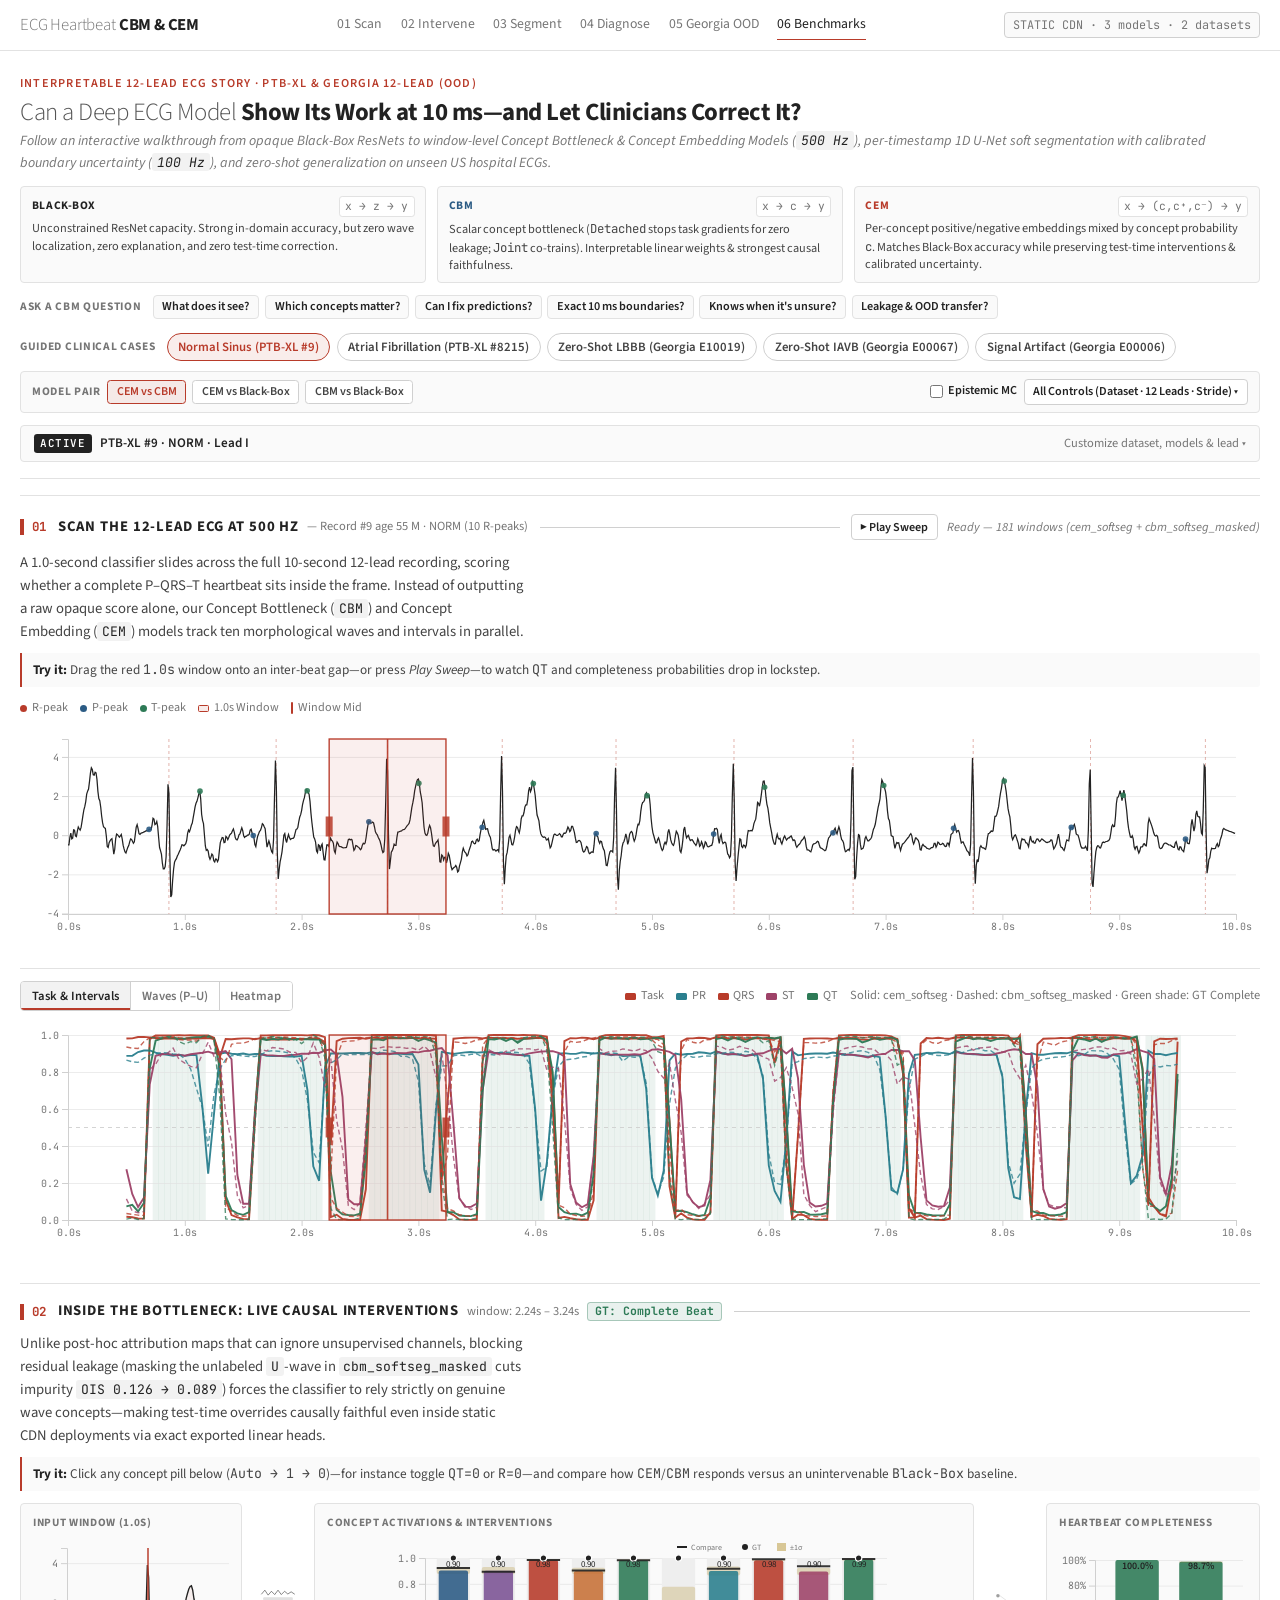
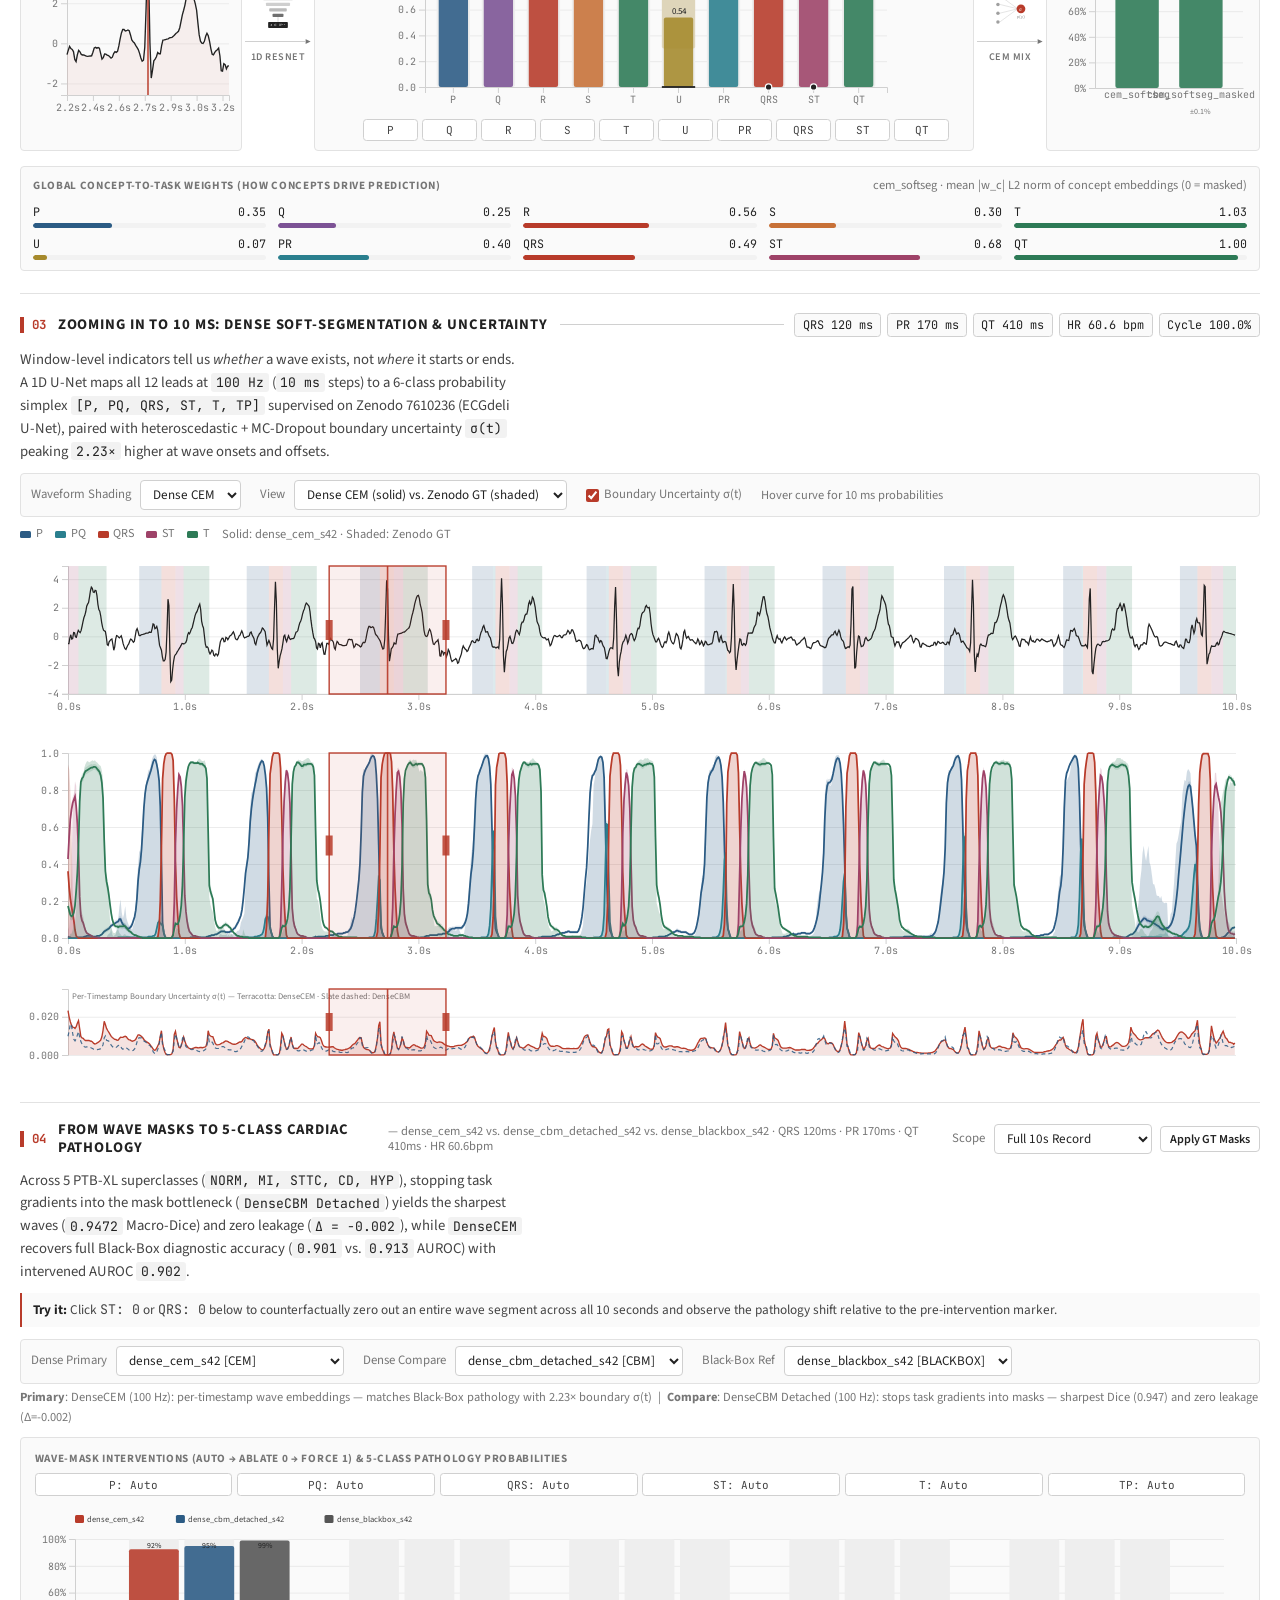
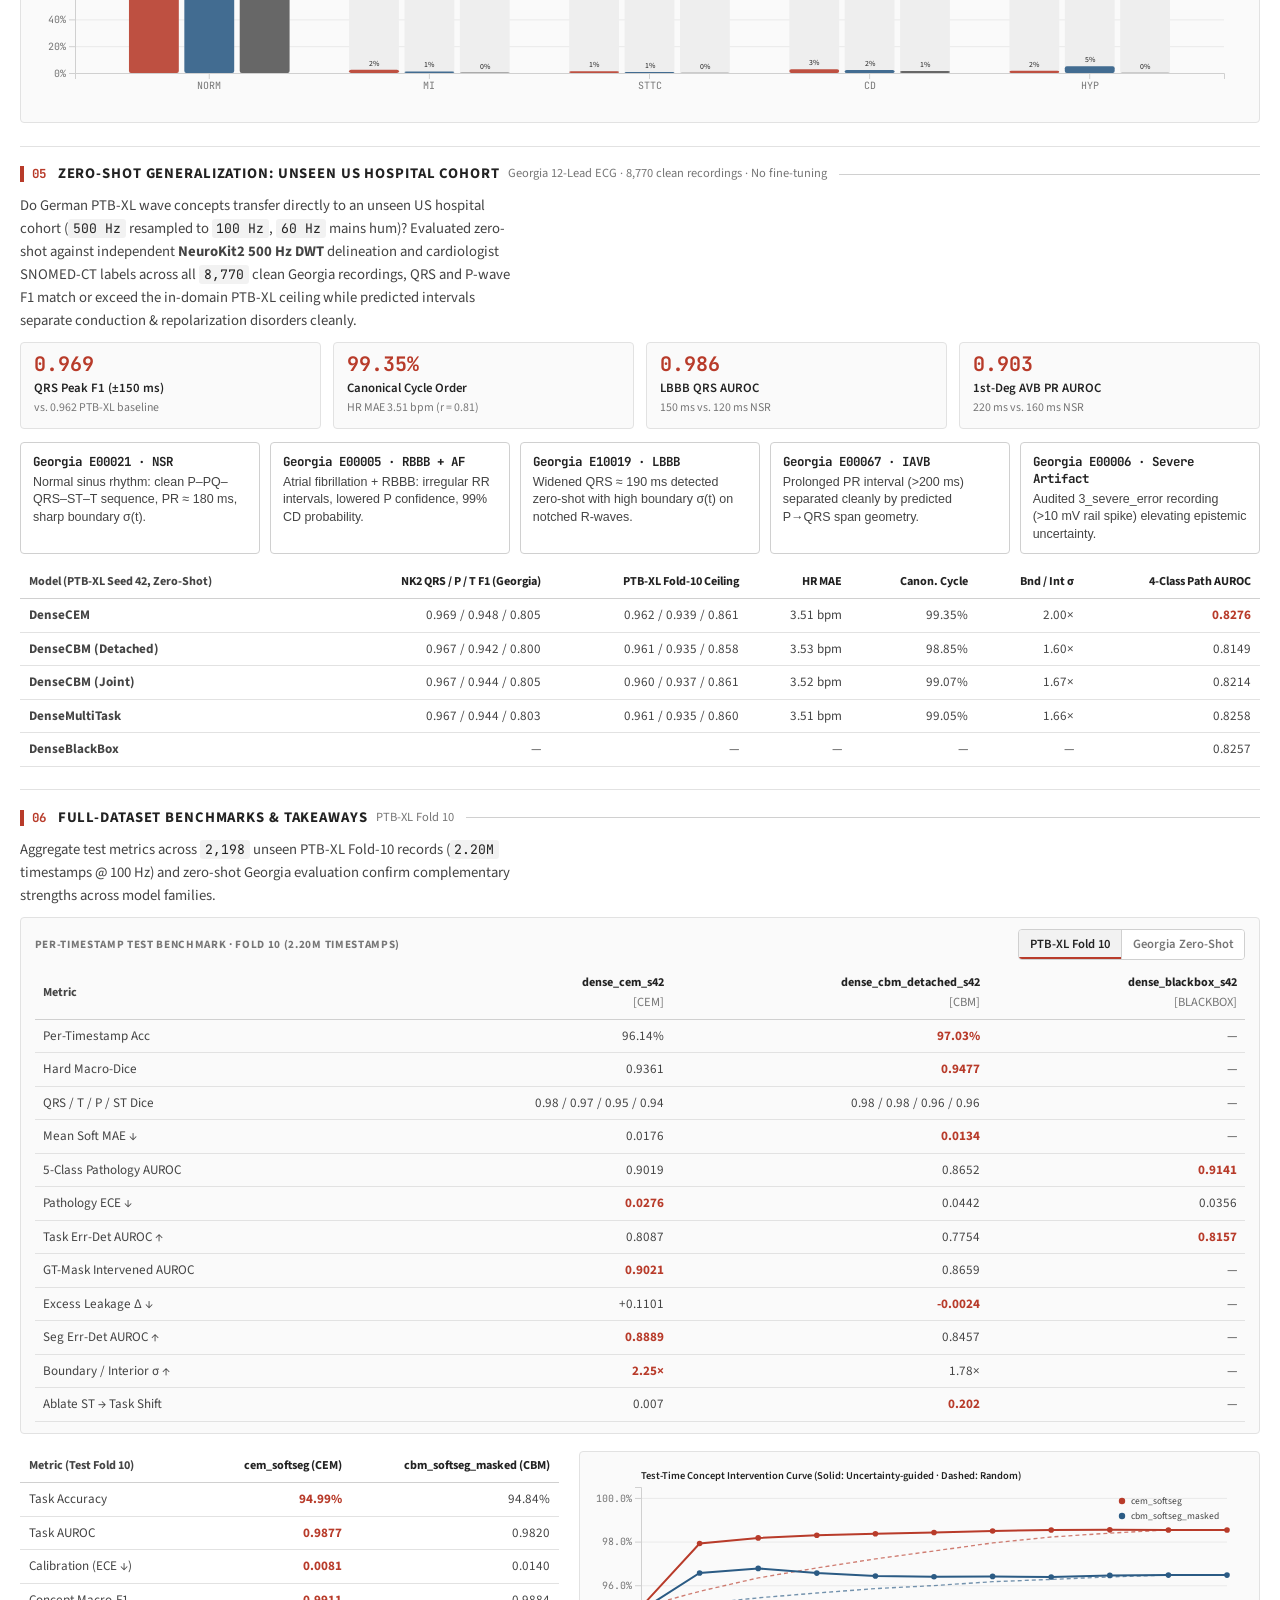
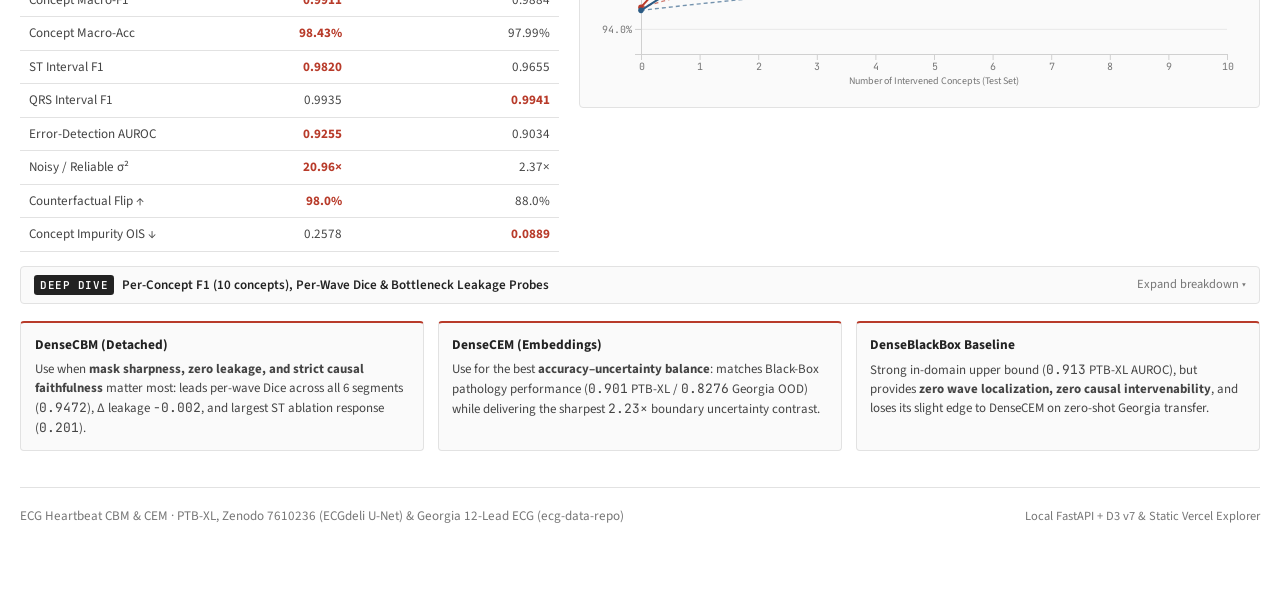
<file: explorer/vercel/index.html>
<!DOCTYPE html>
<html lang="en">

<head>
  <meta charset="UTF-8" />
  <meta name="viewport" content="width=device-width, initial-scale=1.0" />
  <meta name="theme-color" content="#ffffff" />
  <title>ECG Heartbeat · CBM &amp; CEM Story Explorer</title>
  <link rel="preconnect" href="https://fonts.googleapis.com" />
  <link rel="preconnect" href="https://fonts.gstatic.com" crossorigin />
  <link
    href="https://fonts.googleapis.com/css2?family=Source+Sans+3:ital,wght@0,300;0,400;0,600;0,700;1,400&family=JetBrains+Mono:wght@400;500&display=swap"
    rel="stylesheet" />
  <link rel="preload" href="./data/manifest.json" as="fetch" crossorigin="anonymous" />
  <link rel="preload" href="./data/records/ptbxl_9.json" as="fetch" crossorigin="anonymous" />
  <link rel="stylesheet" href="./static/style.css" />
  <script defer src="https://cdn.vercel-insights.com/v1/script.js"></script>
</head>

<body>
  <header class="site-topbar">
    <div class="page-wrap topbar-inner">
      <a class="brand-link" href="#top">
        <span class="brand-thin">ECG Heartbeat</span> <span class="brand-bold">CBM &amp; CEM</span>
      </a>
      <nav class="primary-nav" aria-label="Story acts">
        <a class="nav-link active" href="#signal-section" data-act="signal-section">01 Scan</a>
        <a class="nav-link" href="#pipeline-section" data-act="pipeline-section">02 Intervene</a>
        <a class="nav-link" href="#act-segment" data-act="act-segment">03 Segment</a>
        <a class="nav-link" href="#dense-seg-section" data-act="dense-seg-section">04 Diagnose</a>
        <a class="nav-link" href="#act-external" data-act="act-external">05 Georgia OOD</a>
        <a class="nav-link" href="#benchmark-section" data-act="benchmark-section">06 Benchmarks</a>
      </nav>
      <div id="device-badge" class="badge"><span class="spinner" aria-hidden="true"></span> Loading…</div>
    </div>
    <div id="global-loading-bar" class="global-loading-bar" aria-hidden="true"></div>
  </header>

  <main id="top" class="page-wrap">
    <!-- ── Act 0: Hero Thesis, Guided Clinical Case Presets & Drawer ─────── -->
    <section class="masthead">
      <div class="masthead-subtitle">Interpretable 12-Lead ECG Story · PTB-XL &amp; Georgia 12-Lead (OOD)</div>
      <h1 class="masthead-title">
        <span class="name-light">Can a Deep ECG Model</span> <span class="name-bold">Show Its Work at 10 ms—and Let
          Clinicians Correct It?</span>
      </h1>
      <p class="masthead-note">
        Follow an interactive walkthrough from opaque Black-Box ResNets to window-level Concept Bottleneck &amp; Concept
        Embedding Models (<code>500 Hz</code>), per-timestamp 1D U-Net soft segmentation with calibrated boundary
        uncertainty (<code>100 Hz</code>), and zero-shot generalization on unseen US hospital ECGs.
      </p>

      <div class="paradigm-grid" aria-label="Concept model paradigms overview">
        <div class="paradigm-card">
          <div class="paradigm-head"><span class="paradigm-tag">Black-Box</span><code class="paradigm-formula">x → z → y</code></div>
          <p>Unconstrained ResNet capacity. Strong in-domain accuracy, but zero wave localization, zero explanation, and zero test-time correction.</p>
        </div>
        <div class="paradigm-card">
          <div class="paradigm-head"><span class="paradigm-tag paradigm-tag--cbm">CBM</span><code class="paradigm-formula">x → c → y</code></div>
          <p>Scalar concept bottleneck (<code>Detached</code> stops task gradients for zero leakage; <code>Joint</code> co-trains). Interpretable linear weights &amp; strongest causal faithfulness.</p>
        </div>
        <div class="paradigm-card">
          <div class="paradigm-head"><span class="paradigm-tag paradigm-tag--cem">CEM</span><code class="paradigm-formula">x → (c,c⁺,c⁻) → y</code></div>
          <p>Per-concept positive/negative embeddings mixed by concept probability <code>c</code>. Matches Black-Box accuracy while preserving test-time interventions &amp; calibrated uncertainty.</p>
        </div>
      </div>

      <div class="question-block">
        <span class="preset-label">Ask a CBM Question</span>
        <div class="question-strip" role="group" aria-label="Jump to core CBM questions">
          <button class="question-chip" data-jump-act="#signal-section">What does it see?</button>
          <button class="question-chip" data-jump-act="#pipeline-section">Which concepts matter?</button>
          <button class="question-chip" data-jump-act="#pipeline-section">Can I fix predictions?</button>
          <button class="question-chip" data-jump-act="#act-segment">Exact 10 ms boundaries?</button>
          <button class="question-chip" data-jump-act="#act-segment" data-jump-preset="georgia_artifact" data-jump-epistemic="1">Knows when it's unsure?</button>
          <button class="question-chip" data-jump-act="#benchmark-section">Leakage &amp; OOD transfer?</button>
        </div>
      </div>

      <div class="preset-block">
        <span class="preset-label">Guided Clinical Cases</span>
        <div class="preset-strip" role="group" aria-label="Guided clinical case presets">
          <button class="preset-chip active" data-preset="ptbxl_norm">Normal Sinus (PTB-XL #9)</button>
          <button class="preset-chip" data-preset="ptbxl_afib">Atrial Fibrillation (PTB-XL #8215)</button>
          <button class="preset-chip" data-preset="georgia_lbbb">Zero-Shot LBBB (Georgia E10019)</button>
          <button class="preset-chip" data-preset="georgia_iavb">Zero-Shot IAVB (Georgia E00067)</button>
          <button class="preset-chip" data-preset="georgia_artifact">Signal Artifact (Georgia E00006)</button>
        </div>
      </div>

      <div class="quick-options-bar" aria-label="Quick comparison and uncertainty options">
        <div class="quick-opt-group">
          <span class="preset-label">Model Pair</span>
          <button class="quick-opt-btn active" data-model-pair="cem_cbm" title="Compare CEM vs masked CBM (both causally intervenable)">CEM vs CBM</button>
          <button class="quick-opt-btn" data-model-pair="cem_bb" title="Compare intervenable CEM vs opaque Black-Box ResNet">CEM vs Black-Box</button>
          <button class="quick-opt-btn" data-model-pair="cbm_bb" title="Compare strict scalar CBM vs opaque Black-Box ResNet">CBM vs Black-Box</button>
        </div>
        <div class="quick-opt-group">
          <label class="quick-chk-lbl" title="Toggle MC-Dropout epistemic vs aleatoric uncertainty decomposition across Acts 02–04">
            <input id="quick-epistemic-chk" type="checkbox" /> Epistemic MC
          </label>
          <button id="open-controls-btn" class="secondary-btn small-btn" title="Open dataset, condition filter, all 12 leads, and stride controls">All Controls (Dataset · 12 Leads · Stride) ▾</button>
        </div>
      </div>

      <details id="controls-drawer" class="controls-drawer">
        <summary class="controls-summary">
          <span class="controls-summary-left">
            <span class="controls-pill">Active</span>
            <span id="active-case-summary">Loading initial case…</span>
          </span>
          <span class="controls-summary-right">Customize dataset, models &amp; lead ▾</span>
        </summary>
        <div class="controls controls-inside">
          <div class="control-row">
            <label for="model-select">Primary</label>
            <select id="model-select">
              <option value="">— loading models… —</option>
            </select>

            <label for="compare-select" class="ml">Compare</label>
            <select id="compare-select">
              <option value="">None</option>
            </select>

            <label for="dataset-select" class="ml">Dataset</label>
            <select id="dataset-select">
              <option value="ptbxl" selected>PTB-XL (German)</option>
            </select>

            <label for="fold-select" class="ml" id="fold-label">Split</label>
            <select id="fold-select">
              <option value="10" selected>Test (Fold 10)</option>
              <option value="9">Val (Fold 9)</option>
              <option value="all">All Folds</option>
            </select>

            <label for="dx-select" class="ml">Condition</label>
            <select id="dx-select">
              <option value="ALL" selected>All</option>
              <option value="NORM">NORM</option>
              <option value="MI">MI</option>
              <option value="STTC">STTC</option>
              <option value="CD">CD</option>
              <option value="HYP">HYP</option>
              <option value="AFIB">AFIB</option>
              <option value="BBB">BBB (LBBB/RBBB)</option>
              <option value="PVC">PVC / PAC</option>
            </select>

            <input id="record-search" type="text" placeholder="ID / Dx…" title="Filter by ECG ID or condition"
              style="width:78px" />
            <select id="record-select">
              <option value="">— loading… —</option>
            </select>
            <button id="load-btn" class="primary-btn">Load</button>
          </div>

          <div class="control-row">
            <label for="lead-select">Lead</label>
            <select id="lead-select">
              <option value="0" selected>I</option>
              <option value="1">II</option>
              <option value="2">III</option>
              <option value="3">aVR</option>
              <option value="4">aVL</option>
              <option value="5">aVF</option>
              <option value="6">V1</option>
              <option value="7">V2</option>
              <option value="8">V3</option>
              <option value="9">V4</option>
              <option value="10">V5</option>
              <option value="11">V6</option>
            </select>

            <label for="stride-input" class="ml">Stride</label>
            <input id="stride-input" type="number" value="25" min="5" max="200" step="5" style="width:68px" />
            <button id="sweep-btn" class="secondary-btn">Sweep</button>

            <label class="ml" style="display:inline-flex;align-items:center;gap:0.35rem;cursor:pointer"
              title="Run MC-Dropout on current window &amp; dense models for Epistemic + Aleatoric decomposition">
              <input id="epistemic-chk" type="checkbox" /> Epistemic MC
            </label>
          </div>
          <div id="explorer-mode-note" class="extensibility-note"></div>
        </div>
      </details>
    </section>

    <!-- ── Act 1: Scan the 12-Lead ECG at 500 Hz ────────────────────────── -->
    <section class="card story-act" id="signal-section">
      <div class="section-header">
        <h2 class="cv-heading">
          <span class="act-num">01</span> Scan the 12-Lead ECG at 500 Hz
          <span id="record-meta" class="meta-label"></span>
        </h2>
        <div class="act1-actions">
          <button id="play-btn" class="secondary-btn small-btn" disabled>▶ Play Sweep</button>
          <span id="sweep-status" class="status-label"></span>
        </div>
      </div>
      <p class="story-lead">
        A 1.0-second classifier slides across the full 10-second 12-lead recording, scoring whether a complete P–QRS–T
        heartbeat sits inside the frame. Instead of outputting a raw opaque score alone, our Concept Bottleneck
        (<code>CBM</code>) and Concept Embedding (<code>CEM</code>) models track ten morphological waves and intervals
        in parallel.
      </p>
      <div class="story-prompt">
        <strong>Try it:</strong> Drag the red <code>1.0s</code> window onto an inter-beat gap—or press <em>Play
          Sweep</em>—to watch <code>QT</code> and completeness probabilities drop in lockstep.
      </div>

      <div class="legend-inline" style="margin-bottom:0.35rem">
        <span class="leg-item"><i class="dot" style="background:#b83b2a"></i>R-peak</span>
        <span class="leg-item"><i class="dot" style="background:#2b5b84"></i>P-peak</span>
        <span class="leg-item"><i class="dot" style="background:#2d7a56"></i>T-peak</span>
        <span class="leg-item"><i class="swatch"
            style="border:1.5px solid #b83b2a;background:rgba(184,59,42,0.1)"></i>1.0s Window</span>
        <span class="leg-item"><i class="swatch" style="width:2px;height:12px;background:#b83b2a"></i>Window Mid</span>
      </div>

      <div id="signal-hint" class="hint"><span class="spinner" aria-hidden="true"></span> Loading initial ECG recording…</div>
      <div id="signal-container"></div>

      <!-- Synchronized Window-Level Activation Timeline / Heatmap -->
      <div id="timeline-wrapper" style="display:none">
        <div class="timeline-toolbar">
          <div class="tab-group" id="timeline-tabs">
            <button class="tab-btn active" data-view="intervals">Task &amp; Intervals</button>
            <button class="tab-btn" data-view="waves">Waves (P–U)</button>
            <button class="tab-btn" data-view="heatmap">Heatmap</button>
          </div>
          <div id="timeline-legend" class="legend-inline"></div>
        </div>
        <div id="lineplot-container"></div>
        <div id="heatmap-container" style="display:none"></div>
      </div>
    </section>

    <!-- ── Act 2: Inside the Bottleneck — Live Causal Interventions ──────── -->
    <section class="card story-act" id="pipeline-section" style="display:none">
      <div class="section-header">
        <h2 class="cv-heading">
          <span class="act-num">02</span> Inside the Bottleneck: Live Causal Interventions
          <span class="window-info" id="window-pos-label"></span>
          <span class="gt-pill" id="gt-window-pill"></span>
        </h2>
        <div class="intervention-actions">
          <span id="pipeline-loading-indicator" class="loading-pill" style="display:none"><span class="spinner" aria-hidden="true"></span><span>Updating…</span></span>
          <button id="reset-int-btn" class="secondary-btn small-btn" style="display:none">Reset</button>
        </div>
      </div>
      <p class="story-lead">
        Unlike post-hoc attribution maps that can ignore unsupervised channels, blocking residual leakage (masking the
        unlabeled <code>U</code>-wave in <code>cbm_softseg_masked</code> cuts impurity <code>OIS 0.126 → 0.089</code>)
        forces the classifier to rely strictly on genuine wave concepts—making test-time overrides causally faithful
        even inside static CDN deployments via exact exported linear heads.
      </p>
      <div class="story-prompt">
        <strong>Try it:</strong> Click any concept pill below (<code>Auto → 1 → 0</code>)—for instance toggle
        <code>QT=0</code> or <code>R=0</code>—and compare how <code>CEM</code>/<code>CBM</code> responds versus an
        unintervenable <code>Black-Box</code> baseline.
      </div>

      <div class="pipeline">
        <div class="pipe-panel pipe-panel--input">
          <div class="pipe-panel-title">Input Window (1.0s)</div>
          <div id="window-plot"></div>
        </div>

        <div class="pipe-connector">
          <svg class="pipe-sym" viewBox="0 0 64 84" fill="none" xmlns="http://www.w3.org/2000/svg">
            <polyline points="2,11 8,4 14,13 20,6 26,12 32,4 38,12 44,6 50,11 56,7 62,11" stroke="#222222"
              stroke-width="1.4" opacity="0.7" stroke-linecap="round" />
            <rect x="5" y="17" width="54" height="6" rx="1.5" fill="#767676" opacity="0.22" />
            <rect x="10" y="27" width="44" height="6" rx="1.5" fill="#767676" opacity="0.35" />
            <rect x="16" y="37" width="32" height="6" rx="1.5" fill="#767676" opacity="0.5" />
            <rect x="22" y="47" width="20" height="6" rx="1.5" fill="#222222" opacity="0.65" />
            <line x1="32" y1="53" x2="32" y2="62" stroke="#d0d0d0" stroke-width="1.5" />
            <rect x="14" y="62" width="36" height="11" rx="1.5" fill="#222222" />
            <text x="32" y="70" text-anchor="middle" fill="#ffffff" font-size="5.5" font-family="monospace">z ∈
              ℝ⁵¹²</text>
          </svg>
          <div class="pipe-arrow-row">
            <div class="pipe-arrow-line"></div>
            <span class="pipe-arrow-tip">▶</span>
          </div>
          <div class="pipe-label">1D ResNet</div>
        </div>

        <div class="pipe-panel pipe-panel--concepts">
          <div class="pipe-panel-title" id="concepts-panel-title">Concept Activations &amp; Interventions</div>
          <div id="histogram-container"></div>
          <div id="intervention-controls" class="intervention-bar"></div>
        </div>

        <div class="pipe-connector">
          <svg class="pipe-sym" viewBox="0 0 64 84" fill="none" xmlns="http://www.w3.org/2000/svg">
            <circle cx="10" cy="14" r="3.2" fill="#767676" opacity="0.7" />
            <circle cx="10" cy="30" r="3.2" fill="#767676" opacity="0.7" />
            <circle cx="10" cy="46" r="3.2" fill="#767676" opacity="0.7" />
            <circle cx="10" cy="62" r="3.2" fill="#767676" opacity="0.7" />
            <line x1="13.5" y1="14" x2="46" y2="38" stroke="#d0d0d0" stroke-width="1" />
            <line x1="13.5" y1="30" x2="46" y2="38" stroke="#d0d0d0" stroke-width="1" />
            <line x1="13.5" y1="46" x2="46" y2="38" stroke="#d0d0d0" stroke-width="1" />
            <line x1="13.5" y1="62" x2="46" y2="38" stroke="#d0d0d0" stroke-width="1" />
            <circle cx="52" cy="38" r="8" fill="#b83b2a" />
            <text x="52" y="41.5" text-anchor="middle" fill="#ffffff" font-size="9">σ</text>
            <text x="52" y="55" text-anchor="middle" fill="#767676" font-size="6" font-family="monospace">p(y)</text>
          </svg>
          <div class="pipe-arrow-row">
            <div class="pipe-arrow-line"></div>
            <span class="pipe-arrow-tip">▶</span>
          </div>
          <div class="pipe-label" id="predictor-label">Bottleneck</div>
        </div>

        <div class="pipe-panel pipe-panel--task">
          <div class="pipe-panel-title">Heartbeat Completeness</div>
          <div id="task-pred-container"></div>
          <div id="task-unc-breakdown" class="unc-breakdown"></div>
        </div>
      </div>

      <div id="concept-weights-panel" class="weights-panel">
        <div class="weights-header">
          <span class="pipe-panel-title" style="margin-bottom:0">Global Concept-to-Task Weights (How Concepts Drive Prediction)</span>
          <span id="concept-weights-note" class="meta-label"></span>
        </div>
        <div id="concept-weights-bars" class="weights-bars"></div>
      </div>
    </section>

    <!-- ── Act 3: Zooming to 10 ms — Dense Soft-Segmentation & σ(t) ──────── -->
    <section class="card story-act" id="act-segment" style="display:none">
      <div class="section-header">
        <h2 class="cv-heading">
          <span class="act-num">03</span> Zooming In to 10 ms: Dense Soft-Segmentation &amp; Uncertainty
        </h2>
        <span id="dense-loading-indicator" class="loading-pill" style="display:none"><span class="spinner" aria-hidden="true"></span><span>Running dense U-Net…</span></span>
        <div id="dense-interval-badges" class="interval-badges"></div>
      </div>
      <p class="story-lead">
        Window-level indicators tell us <em>whether</em> a wave exists, not <em>where</em> it starts or ends. A 1D U-Net
        maps all 12 leads at <code>100 Hz</code> (<code>10 ms</code> steps) to a 6-class probability simplex
        <code>[P, PQ, QRS, ST, T, TP]</code> supervised on Zenodo 7610236 (ECGdeli U-Net), paired with heteroscedastic +
        MC-Dropout boundary uncertainty <code>σ(t)</code> peaking <code>2.23×</code> higher at wave onsets and offsets.
      </p>

      <div id="seg-controls-bar" class="seg-controls-bar">
        <label for="ecg-seg-overlay">Waveform Shading</label>
        <select id="ecg-seg-overlay" title="Shade ECG waveform with per-timestamp wave segmentation">
          <option value="none">Off</option>
          <option value="dense_cem" selected>Dense CEM</option>
          <option value="dense_cbm">Dense CBM</option>
          <option value="zenodo">Zenodo GT</option>
        </select>
        <label for="seg-compare-mode" class="ml">View</label>
        <select id="seg-compare-mode">
          <option value="cem_vs_gt" selected>Dense CEM (solid) vs. Zenodo GT (shaded)</option>
          <option value="cbm_vs_gt">Dense CBM (solid) vs. Zenodo GT (shaded)</option>
          <option value="cem_vs_cbm">Dense CEM (solid) vs. Dense CBM (dashed)</option>
          <option value="gt_only">Zenodo / ECGdeli GT Only</option>
        </select>
        <label class="ml" style="display:inline-flex;align-items:center;gap:0.3rem;cursor:pointer">
          <input id="seg-show-unc" type="checkbox" checked /> Boundary Uncertainty σ(t)
        </label>
        <span id="seg-hover-readout" class="meta-label ml">Hover curve for 10 ms probabilities</span>
      </div>
      <div id="dense-seg-legend" class="legend-inline" style="margin-bottom:0.35rem"></div>
      <div id="seg-signal-container"></div>
      <div id="dense-seg-canvas"></div>
      <div id="unc-strip-container"></div>
    </section>

    <!-- ── Act 4: From Wave Masks to 5-Class Cardiac Pathology ───────────── -->
    <section class="card story-act" id="dense-seg-section" style="display:none">
      <div class="section-header">
        <h2 class="cv-heading">
          <span class="act-num">04</span> From Wave Masks to 5-Class Cardiac Pathology
          <span class="meta-label" id="dense-seg-status"></span>
        </h2>
        <div class="intervention-actions">
          <label for="dense-int-scope">Scope</label>
          <select id="dense-int-scope">
            <option value="record" selected>Full 10s Record</option>
            <option value="window">Selected 1.0s Window</option>
          </select>
          <button id="dense-gt-int-btn" class="secondary-btn small-btn"
            title="Substitute Zenodo GT soft masks into Dense CBM &amp; Dense CEM">Apply GT Masks</button>
          <button id="dense-reset-int-btn" class="secondary-btn small-btn" style="display:none">Reset</button>
        </div>
      </div>
      <p class="story-lead">
        Across 5 PTB-XL superclasses (<code>NORM, MI, STTC, CD, HYP</code>), stopping task gradients into the mask
        bottleneck (<code>DenseCBM Detached</code>) yields the sharpest waves (<code>0.9472</code> Macro-Dice) and zero
        leakage (<code>Δ = −0.002</code>), while <code>DenseCEM</code> recovers full Black-Box diagnostic accuracy
        (<code>0.901</code> vs. <code>0.913</code> AUROC) with intervened AUROC <code>0.902</code>.
      </p>
      <div class="story-prompt">
        <strong>Try it:</strong> Click <code>ST: 0</code> or <code>QRS: 0</code> below to counterfactually zero out an
        entire wave segment across all 10 seconds and observe the pathology shift relative to the pre-intervention
        marker.
      </div>

      <div class="seg-controls-bar" style="margin-bottom:0.75rem">
        <label for="dense-primary-select">Dense Primary</label>
        <select id="dense-primary-select">
          <option value="">— loading… —</option>
        </select>

        <label for="dense-compare-select" class="ml">Dense Compare</label>
        <select id="dense-compare-select">
          <option value="">None</option>
        </select>

        <label for="dense-blackbox-select" class="ml">Black-Box Ref</label>
        <select id="dense-blackbox-select">
          <option value="">None</option>
        </select>
      </div>
      <div id="dense-model-note" class="meta-label" style="margin:-0.45rem 0 0.65rem"></div>

      <div class="dense-panel">
        <div class="pipe-panel-title">Wave-Mask Interventions (Auto → Ablate 0 → Force 1) &amp; 5-Class Pathology
          Probabilities</div>
        <div id="dense-wave-pills" class="dense-pill-bar"></div>
        <div id="dense-pathology-bars" class="dense-patho-container"></div>
      </div>
    </section>

    <!-- ── Act 5: Zero-Shot External Generalization (Georgia 12-Lead) ───── -->
    <section class="card story-act" id="act-external">
      <div class="section-header">
        <h2 class="cv-heading">
          <span class="act-num">05</span> Zero-Shot Generalization: Unseen US Hospital Cohort
          <span class="meta-label">Georgia 12-Lead ECG · 8,770 clean recordings · No fine-tuning</span>
        </h2>
      </div>
      <p class="story-lead">
        Do German PTB-XL wave concepts transfer directly to an unseen US hospital cohort (<code>500 Hz</code> resampled
        to <code>100 Hz</code>, <code>60 Hz</code> mains hum)? Evaluated zero-shot against independent <strong>NeuroKit2
          500 Hz DWT</strong> delineation and cardiologist SNOMED-CT labels across all <code>8,770</code> clean Georgia
        recordings, QRS and P-wave F1 match or exceed the in-domain PTB-XL ceiling while predicted intervals separate
        conduction &amp; repolarization disorders cleanly.
      </p>

      <div class="kpi-strip">
        <div class="kpi-card">
          <div class="kpi-val">0.969</div>
          <div class="kpi-lbl">QRS Peak F1 (±150 ms)</div>
          <div class="kpi-sub">vs. 0.962 PTB-XL baseline</div>
        </div>
        <div class="kpi-card">
          <div class="kpi-val">99.35%</div>
          <div class="kpi-lbl">Canonical Cycle Order</div>
          <div class="kpi-sub">HR MAE 3.51 bpm (r = 0.81)</div>
        </div>
        <div class="kpi-card">
          <div class="kpi-val">0.986</div>
          <div class="kpi-lbl">LBBB QRS AUROC</div>
          <div class="kpi-sub">150 ms vs. 120 ms NSR</div>
        </div>
        <div class="kpi-card">
          <div class="kpi-val">0.903</div>
          <div class="kpi-lbl">1st-Deg AVB PR AUROC</div>
          <div class="kpi-sub">220 ms vs. 160 ms NSR</div>
        </div>
      </div>

      <div class="case-grid" role="group" aria-label="Georgia zero-shot clinical showcase records">
        <button class="case-card" data-preset="georgia_nsr" data-scroll-target="#act-segment">
          <span class="case-id">Georgia E00021 · NSR</span>
          <span class="case-desc">Normal sinus rhythm: clean P–PQ–QRS–ST–T sequence, PR ≈ 180 ms, sharp boundary
            σ(t).</span>
        </button>
        <button class="case-card" data-preset="georgia_af" data-scroll-target="#act-segment">
          <span class="case-id">Georgia E00005 · RBBB + AF</span>
          <span class="case-desc">Atrial fibrillation + RBBB: irregular RR intervals, lowered P confidence, 99% CD
            probability.</span>
        </button>
        <button class="case-card" data-preset="georgia_lbbb" data-scroll-target="#act-segment">
          <span class="case-id">Georgia E10019 · LBBB</span>
          <span class="case-desc">Widened QRS ≈ 190 ms detected zero-shot with high boundary σ(t) on notched
            R-waves.</span>
        </button>
        <button class="case-card" data-preset="georgia_iavb" data-scroll-target="#act-segment">
          <span class="case-id">Georgia E00067 · IAVB</span>
          <span class="case-desc">Prolonged PR interval (&gt;200 ms) separated cleanly by predicted P→QRS span
            geometry.</span>
        </button>
        <button class="case-card" data-preset="georgia_artifact" data-scroll-target="#act-segment">
          <span class="case-id">Georgia E00006 · Severe Artifact</span>
          <span class="case-desc">Audited 3_severe_error recording (&gt;10 mV rail spike) elevating epistemic
            uncertainty.</span>
        </button>
      </div>

      <div id="external-comparison-table" style="margin-top:0.85rem"></div>
    </section>

    <!-- ── Act 6: Full-Dataset Benchmarks & Takeaways ────────────────────── -->
    <section class="card story-act" id="benchmark-section">
      <div class="section-header">
        <h2 class="cv-heading">
          <span class="act-num">06</span> Full-Dataset Benchmarks &amp; Takeaways
          <span class="meta-label" id="benchmark-subtitle">PTB-XL Fold 10</span>
        </h2>
      </div>
      <p class="story-lead">
        Aggregate test metrics across <code>2,198</code> unseen PTB-XL Fold-10 records (<code>2.20M</code> timestamps @
        100 Hz) and zero-shot Georgia evaluation confirm complementary strengths across model families.
      </p>

      <div class="dense-panel" style="margin-bottom:1.1rem">
        <div class="section-header" style="margin-bottom:0.5rem">
          <div class="pipe-panel-title" id="dense-benchmark-title" style="margin-bottom:0">Per-Timestamp Test Benchmark
            · Fold 10 (2.20M Timestamps)</div>
          <div class="tab-group" id="dense-bench-toggle">
            <button class="tab-btn active" data-bench-ds="ptbxl">PTB-XL Fold 10</button>
            <button class="tab-btn" data-bench-ds="georgia">Georgia Zero-Shot</button>
          </div>
        </div>
        <div id="dense-metrics-table"></div>
      </div>

      <div class="benchmark-grid">
        <div id="metrics-summary-container" class="metrics-col"></div>
        <div id="intervention-curve-container" class="curve-col"></div>
      </div>

      <details id="concept-breakdown-details" class="controls-drawer" style="margin-top:0.9rem">
        <summary class="controls-summary">
          <span class="controls-summary-left">
            <span class="controls-pill">Deep Dive</span>
            <span>Per-Concept F1 (10 concepts), Per-Wave Dice &amp; Bottleneck Leakage Probes</span>
          </span>
          <span class="controls-summary-right">Expand breakdown ▾</span>
        </summary>
        <div class="breakdown-grid">
          <div id="per-concept-table"></div>
          <div id="dense-leakage-table"></div>
        </div>
      </details>

      <div class="takeaway-grid">
        <div class="takeaway-card">
          <div class="takeaway-title">DenseCBM (Detached)</div>
          <p>Use when <strong>mask sharpness, zero leakage, and strict causal faithfulness</strong> matter most: leads
            per-wave Dice across all 6 segments (<code>0.9472</code>), Δ leakage <code>−0.002</code>, and largest ST
            ablation response (<code>0.201</code>).</p>
        </div>
        <div class="takeaway-card">
          <div class="takeaway-title">DenseCEM (Embeddings)</div>
          <p>Use for the best <strong>accuracy–uncertainty balance</strong>: matches Black-Box pathology performance
            (<code>0.901</code> PTB-XL / <code>0.8276</code> Georgia OOD) while delivering the sharpest
            <code>2.23×</code> boundary uncertainty contrast.
          </p>
        </div>
        <div class="takeaway-card">
          <div class="takeaway-title">DenseBlackBox Baseline</div>
          <p>Strong in-domain upper bound (<code>0.913</code> PTB-XL AUROC), but provides <strong>zero wave
              localization, zero causal intervenability</strong>, and loses its slight edge to DenseCEM on zero-shot
            Georgia transfer.</p>
        </div>
      </div>
    </section>

    <footer class="minimal-footer">
      <div class="minimal-footer-row">
        <span>ECG Heartbeat CBM &amp; CEM · PTB-XL, Zenodo 7610236 (ECGdeli U-Net) &amp; Georgia 12-Lead ECG
          (ecg-data-repo)</span>
        <span class="meta-label">Local FastAPI + D3 v7 &amp; Static Vercel Explorer</span>
      </div>
    </footer>
  </main>

  <script src="./static/vendor/d3.v7.min.js"></script>
  <script>window.EXPLORER_STATIC_MODE = true;</script>
  <script src="./static/main.js"></script>
</body>

</html>
</file>
<file: explorer/vercel/static/style.css>
/* ── Minimal Editorial Theme (inspired by merowech.github.io) ─────────────── */
*, *::before, *::after { box-sizing: border-box; margin: 0; padding: 0; }

:root {
  --bg: #ffffff;
  --bg-subtle: #fafafa;
  --bg-active: #f2f2f2;
  --ink: #222222;
  --text: #444444;
  --muted: #767676;
  --accent: #b83b2a;
  --accent-muted: #c45a4b;
  --ok: #2d7a56;
  --warn: #a67c00;
  --rule: #e2e2e2;
  --rule-strong: #d0d0d0;
  --font-sans: "Source Sans 3", system-ui, -apple-system, BlinkMacSystemFont, "Segoe UI", sans-serif;
  --font-mono: "JetBrains Mono", ui-monospace, SFMono-Regular, Menlo, Monaco, Consolas, monospace;
}

html { scroll-behavior: smooth; scroll-padding-top: 4rem; }

body {
  -webkit-font-smoothing: antialiased;
  -moz-osx-font-smoothing: grayscale;
  font-family: var(--font-sans);
  background-color: var(--bg);
  color: var(--text);
  line-height: 1.55;
  min-height: 100vh;
}

h1, h2, h3, h4 { color: var(--ink); line-height: 1.25; margin: 0; }
code, pre { font-family: var(--font-mono); }

a {
  color: var(--ink);
  text-decoration: underline;
  text-decoration-color: var(--rule-strong);
  text-underline-offset: 0.2em;
  transition: color 0.15s ease, text-decoration-color 0.15s ease;
}
a:hover { color: var(--accent); text-decoration-color: var(--accent); }
:focus-visible { outline: 2px solid var(--accent); outline-offset: 2px; }

/* ── Sticky Translucent Topbar ────────────────────────────────────────────── */
.site-topbar {
  position: sticky;
  top: 0;
  z-index: 40;
  background-color: rgba(255, 255, 255, 0.94);
  -webkit-backdrop-filter: blur(8px);
  backdrop-filter: blur(8px);
  border-bottom: 1px solid var(--rule);
}

.page-wrap {
  width: min(100% - 2.5rem, 78rem);
  margin-inline: auto;
}

.topbar-inner {
  display: flex;
  align-items: center;
  justify-content: space-between;
  gap: 1rem;
  min-height: 3.15rem;
}

.brand-link {
  font-size: 1.05rem;
  letter-spacing: -0.01em;
  text-decoration: none;
  color: var(--ink);
  white-space: nowrap;
}
.brand-link:hover { color: var(--ink); }
.brand-thin { color: var(--muted); font-weight: 300; }
.brand-bold { color: var(--ink); font-weight: 700; }

.primary-nav {
  display: flex;
  align-items: center;
  gap: 1.15rem;
}
.primary-nav a.nav-link {
  color: var(--muted);
  font-size: 0.86rem;
  font-weight: 400;
  text-decoration: none;
  padding-block: 0.2rem;
  border-bottom: 1.5px solid transparent;
  transition: color 0.15s ease, border-color 0.15s ease;
}
.primary-nav a.nav-link:hover,
.primary-nav a.nav-link.active {
  color: var(--ink);
  border-bottom-color: var(--accent);
}

.badge {
  display: inline-flex;
  align-items: center;
  gap: 0.35rem;
  font-size: 0.74rem;
  font-family: var(--font-mono);
  color: var(--muted);
  border: 1px solid var(--rule-strong);
  border-radius: 0.25rem;
  padding: 0.16rem 0.5rem;
  background: var(--bg-subtle);
  white-space: nowrap;
}

/* ── Compact Masthead ─────────────────────────────────────────────────────── */
.masthead {
  padding-block: 1.45rem 0.95rem;
  border-bottom: 1px solid var(--rule);
  margin-bottom: 1rem;
}
.masthead-title {
  font-size: 1.55rem;
  letter-spacing: -0.02em;
  margin-bottom: 0.2rem;
}
.name-light { color: #555555; font-weight: 300; }
.name-bold  { color: var(--ink); font-weight: 700; }
.masthead-subtitle {
  color: var(--accent);
  font-size: 0.76rem;
  font-weight: 600;
  letter-spacing: 0.1em;
  text-transform: uppercase;
  margin-bottom: 0.2rem;
}
.masthead-note {
  color: var(--muted);
  font-size: 0.88rem;
  font-style: italic;
}

/* ── Main & Editorial Sections ────────────────────────────────────────────── */
main { padding-bottom: 2.5rem; }

.card {
  padding-block: 0.95rem 0.75rem;
  margin-bottom: 0.65rem;
}

.section-header {
  display: flex;
  align-items: center;
  justify-content: space-between;
  flex-wrap: wrap;
  gap: 0.65rem;
  margin-bottom: 0.75rem;
}

.cv-heading {
  display: flex;
  align-items: center;
  flex: 1 1 18rem;
  gap: 0.5rem;
  font-size: 0.92rem;
  font-weight: 700;
  letter-spacing: 0.06em;
  text-transform: uppercase;
  color: var(--ink);
}
.cv-heading::before {
  content: "";
  width: 0.22rem;
  height: 1rem;
  background-color: var(--accent);
  flex-shrink: 0;
}
.cv-heading::after {
  content: "";
  flex: 1 1;
  height: 1px;
  background-color: var(--rule-strong);
  margin-left: 0.25rem;
}

/* ── Controls Bar ─────────────────────────────────────────────────────────── */
.controls {
  padding: 0.7rem 0.9rem;
  background-color: var(--bg-subtle);
  border: 1px solid var(--rule);
  border-radius: 0.25rem;
  margin-bottom: 1rem;
}

.control-row {
  display: flex;
  align-items: center;
  gap: 0.5rem;
  flex-wrap: wrap;
  margin-bottom: 0.5rem;
}
.control-row:last-child { margin-bottom: 0; }
.ml { margin-left: 0.65rem; }

label {
  font-size: 0.8rem;
  color: var(--muted);
  white-space: nowrap;
}

select, input[type="number"], input[type="text"] {
  background-color: var(--bg);
  border: 1px solid var(--rule-strong);
  border-radius: 0.25rem;
  color: var(--ink);
  font-family: var(--font-sans);
  font-size: 0.82rem;
  padding: 0.24rem 0.5rem;
  min-height: 1.85rem;
  cursor: pointer;
  outline: none;
  transition: border-color 0.15s ease;
}
select:hover, input:hover { border-color: var(--muted); }
select:focus, input:focus { border-color: var(--ink); }
select#record-select { min-width: 185px; }

input[type="checkbox"] { accent-color: var(--accent); cursor: pointer; }

.primary-btn, .secondary-btn {
  padding: 0.26rem 0.75rem;
  min-height: 1.85rem;
  border-radius: 0.25rem;
  font-family: var(--font-sans);
  font-size: 0.82rem;
  font-weight: 600;
  cursor: pointer;
  transition: background-color 0.15s ease, border-color 0.15s ease, color 0.15s ease;
}
.primary-btn {
  background-color: var(--ink);
  color: #ffffff;
  border: 1px solid var(--ink);
}
.primary-btn:hover {
  background-color: var(--accent);
  border-color: var(--accent);
}
.secondary-btn {
  background-color: var(--bg);
  color: var(--ink);
  border: 1px solid var(--rule-strong);
}
.secondary-btn:hover {
  border-color: var(--ink);
  background-color: var(--bg-active);
}
.secondary-btn:disabled { opacity: 0.45; cursor: not-allowed; }
.small-btn { padding: 0.16rem 0.55rem; min-height: 1.65rem; font-size: 0.76rem; }

.status-label { font-size: 0.78rem; color: var(--muted); font-style: italic; }
.status-label.running {
  display: inline-flex;
  align-items: center;
  gap: 0.35rem;
  color: var(--accent);
}
.status-label.running::before {
  content: "";
  width: 11px;
  height: 11px;
  border: 1.6px solid var(--rule-strong);
  border-top-color: var(--accent);
  border-radius: 50%;
  animation: ecg-spin 0.65s linear infinite;
  flex-shrink: 0;
}
.status-label.done    { color: var(--muted); }
.hint {
  display: inline-flex;
  align-items: center;
  gap: 0.4rem;
  font-size: 0.84rem;
  color: var(--muted);
  font-style: italic;
}

/* ── Legends & Segmented Tabs (merowech.github.io .view-segmented) ────────── */
.legend-inline {
  display: flex;
  align-items: center;
  flex-wrap: wrap;
  gap: 0.75rem;
  font-size: 0.76rem;
  color: var(--muted);
}
.leg-item { display: inline-flex; align-items: center; gap: 0.3rem; }
.dot { width: 7px; height: 7px; border-radius: 50%; display: inline-block; }
.swatch { width: 11px; height: 7px; border-radius: 1.5px; display: inline-block; }

.timeline-toolbar {
  display: flex;
  align-items: center;
  justify-content: space-between;
  flex-wrap: wrap;
  gap: 0.65rem;
  margin: 0.85rem 0 0.5rem;
  padding-top: 0.75rem;
  border-top: 1px solid var(--rule);
}

.tab-group {
  display: inline-flex;
  align-items: center;
  flex-wrap: wrap;
  border: 1px solid var(--rule-strong);
  border-radius: 0.25rem;
  overflow: hidden;
}
.tab-btn {
  background-color: var(--bg);
  color: var(--muted);
  border: none;
  padding: 0.22rem 0.68rem;
  min-height: 1.78rem;
  font-family: var(--font-sans);
  font-size: 0.79rem;
  font-weight: 600;
  cursor: pointer;
  transition: background-color 0.15s ease, color 0.15s ease;
}
.tab-btn + .tab-btn { border-left: 1px solid var(--rule-strong); }
.tab-btn:hover { color: var(--ink); }
.tab-btn.active {
  background-color: var(--bg-active);
  color: var(--ink);
  box-shadow: inset 0 -2px 0 var(--accent);
}

/* ── Signal & Lineplot Charts ─────────────────────────────────────────────── */
#signal-container, #lineplot-container, #heatmap-container, #unc-strip-container {
  overflow: hidden;
}
.ecg-line { fill: none; stroke: var(--ink); stroke-width: 1.25; }
.window-rect {
  fill: rgba(184, 59, 42, 0.08);
  stroke: var(--accent);
  stroke-width: 1.35;
  cursor: ew-resize;
}
.window-handle { fill: var(--accent); opacity: 0.85; cursor: ew-resize; }
.axis path, .axis line { stroke: var(--rule-strong); }
.axis text { fill: var(--muted); font-size: 10px; font-family: var(--font-mono); }
.grid line { stroke: var(--rule); stroke-width: 0.65; }
.grid path { stroke-width: 0; }
.sync-cursor { stroke: var(--accent); stroke-width: 1.6; opacity: 0.92; pointer-events: none; }
#seg-signal-container { margin-bottom: 0.25rem; }

/* ── Pipeline Layout ──────────────────────────────────────────────────────── */
.pipeline {
  display: flex;
  flex-direction: row;
  align-items: stretch;
  gap: 0;
  overflow-x: auto;
  padding-bottom: 0.2rem;
}
.pipe-panel {
  background-color: var(--bg-subtle);
  border: 1px solid var(--rule);
  border-radius: 0.25rem;
  padding: 0.65rem 0.75rem 0.55rem;
  display: flex;
  flex-direction: column;
  flex-shrink: 0;
}
.pipe-panel--input    { width: 222px; }
.pipe-panel--concepts { flex: 1; min-width: 470px; }
.pipe-panel--task     { width: 214px; }

.pipe-panel-title {
  font-size: 0.7rem;
  font-weight: 700;
  color: var(--muted);
  text-transform: uppercase;
  letter-spacing: 0.06em;
  margin-bottom: 0.4rem;
}

.pipe-connector {
  display: flex;
  flex-direction: column;
  align-items: center;
  justify-content: center;
  flex-shrink: 0;
  width: 72px;
  padding: 0 0.2rem;
  gap: 0.2rem;
}
.pipe-sym { width: 46px; height: 46px; }
.pipe-arrow-row { display: flex; align-items: center; width: 100%; }
.pipe-arrow-line { flex: 1; height: 1px; background-color: var(--rule-strong); }
.pipe-arrow-tip { color: var(--muted); font-size: 10px; line-height: 1; }
.pipe-label {
  font-size: 0.64rem;
  font-weight: 600;
  color: var(--muted);
  text-transform: uppercase;
  letter-spacing: 0.05em;
  text-align: center;
}

#histogram-container { display: flex; justify-content: center; }
.hist-bar-bg { fill: #eeeeee; rx: 2; }
.hist-bar-fill { rx: 2; }

/* ── Live Intervention Pills ──────────────────────────────────────────────── */
.intervention-actions { display: flex; align-items: center; gap: 0.55rem; flex-wrap: wrap; }
.intervention-bar {
  display: grid;
  grid-template-columns: repeat(10, 1fr);
  gap: 0.28rem;
  margin-top: 0.35rem;
  padding: 0 12px 0 36px;
}
.int-pill {
  font-size: 0.69rem;
  font-family: var(--font-mono);
  padding: 0.2rem 0.12rem;
  border-radius: 0.22rem;
  border: 1px solid var(--rule-strong);
  background-color: var(--bg);
  color: var(--text);
  cursor: pointer;
  text-align: center;
  transition: all 0.12s ease;
}
.int-pill:hover { border-color: var(--ink); color: var(--ink); }
.int-pill.force-1 {
  background-color: rgba(45, 122, 86, 0.12);
  border-color: var(--ok);
  color: var(--ok);
  font-weight: 700;
}
.int-pill.force-0 {
  background-color: rgba(184, 59, 42, 0.12);
  border-color: var(--accent);
  color: var(--accent);
  font-weight: 700;
}

/* ── Dense Per-Timestamp Segmentation Controls & Panel ────────────────────── */
.seg-controls-bar {
  display: flex;
  align-items: center;
  flex-wrap: wrap;
  gap: 0.55rem;
  margin-bottom: 0.45rem;
  padding: 0.4rem 0.65rem;
  background-color: var(--bg-subtle);
  border: 1px solid var(--rule);
  border-radius: 0.25rem;
}
#unc-strip-container { margin-top: 0.2rem; }

.dense-grid {
  display: grid;
  grid-template-columns: 1.15fr 1fr;
  gap: 1.1rem;
  align-items: start;
}
@media (max-width: 960px) { .dense-grid { grid-template-columns: 1fr; } }

.dense-panel {
  background-color: var(--bg-subtle);
  border: 1px solid var(--rule);
  border-radius: 0.25rem;
  padding: 0.7rem 0.85rem;
}
.dense-pill-bar {
  display: grid;
  grid-template-columns: repeat(6, 1fr);
  gap: 0.3rem;
  margin-bottom: 0.6rem;
}
.dense-patho-container { overflow: hidden; }

/* ── Benchmark Tables & Intervention Curves ───────────────────────────────── */
.benchmark-grid {
  display: grid;
  grid-template-columns: 1fr 1.25fr;
  gap: 1.25rem;
  align-items: start;
}
@media (max-width: 960px) { .benchmark-grid { grid-template-columns: 1fr; } }

.metrics-table {
  width: 100%;
  border-collapse: collapse;
  font-size: 0.82rem;
}
.metrics-table th, .metrics-table td {
  padding: 0.38rem 0.55rem;
  border-bottom: 1px solid var(--rule);
  text-align: right;
  font-variant-numeric: tabular-nums;
}
.metrics-table th:first-child, .metrics-table td:first-child {
  text-align: left;
  color: var(--text);
}
.metrics-table th {
  color: var(--ink);
  font-weight: 700;
  font-size: 0.76rem;
  border-bottom: 1px solid var(--rule-strong);
}
.metrics-table td.best { color: var(--accent); font-weight: 700; }

.curve-col {
  background-color: var(--bg-subtle);
  border: 1px solid var(--rule);
  border-radius: 0.25rem;
  padding: 0.7rem 0.85rem;
}

/* ── Meta pills & Footer ──────────────────────────────────────────────────── */
.meta-label, .window-info {
  font-size: 0.78rem;
  font-weight: 400;
  color: var(--muted);
  text-transform: none;
  letter-spacing: normal;
}
.gt-pill {
  font-size: 0.72rem;
  font-family: var(--font-mono);
  padding: 0.1rem 0.45rem;
  border-radius: 0.22rem;
  text-transform: none;
  letter-spacing: normal;
}
.gt-pill.complete {
  background-color: rgba(45, 122, 86, 0.1);
  color: var(--ok);
  border: 1px solid rgba(45, 122, 86, 0.35);
}
.gt-pill.incomplete {
  background-color: rgba(184, 59, 42, 0.1);
  color: var(--accent);
  border: 1px solid rgba(184, 59, 42, 0.35);
}

.minimal-footer {
  margin-top: 1.5rem;
  border-top: 1px solid var(--rule);
  color: var(--muted);
  font-size: 0.82rem;
  padding-block: 1.15rem 2rem;
}
.minimal-footer-row {
  display: flex;
  flex-wrap: wrap;
  align-items: center;
  justify-content: space-between;
  gap: 0.75rem;
}
@media (max-width: 46em) {
  .primary-nav { display: none; }
}

/* ── 6-Act Storyline Additions ────────────────────────────────────────────── */
.story-act {
  padding-top: 1.15rem;
  border-top: 1px solid var(--rule);
}
.act-num {
  font-family: var(--font-mono);
  font-size: 0.78rem;
  font-weight: 700;
  color: var(--accent);
  margin-right: 0.15rem;
}
.story-lead {
  max-width: 72ch;
  font-size: 0.92rem;
  color: var(--text);
  line-height: 1.55;
  margin-bottom: 0.6rem;
}
.story-lead code, .masthead-note code {
  font-size: 0.82rem;
  background: var(--bg-active);
  padding: 0.05rem 0.3rem;
  border-radius: 0.2rem;
  color: var(--ink);
}
.story-prompt {
  font-size: 0.83rem;
  color: var(--text);
  background: var(--bg-subtle);
  border-left: 2.5px solid var(--accent);
  padding: 0.38rem 0.7rem;
  margin-bottom: 0.75rem;
  border-radius: 0 0.2rem 0.2rem 0;
}
.story-prompt strong { color: var(--ink); }

.preset-block {
  display: flex;
  align-items: center;
  flex-wrap: wrap;
  gap: 0.5rem 0.7rem;
  margin-top: 0.85rem;
}
.preset-label {
  font-size: 0.72rem;
  font-weight: 700;
  text-transform: uppercase;
  letter-spacing: 0.06em;
  color: var(--muted);
}
.preset-strip {
  display: flex;
  flex-wrap: wrap;
  gap: 0.4rem;
}
.preset-chip {
  font-family: var(--font-sans);
  font-size: 0.8rem;
  font-weight: 600;
  padding: 0.24rem 0.65rem;
  border-radius: 999px;
  border: 1px solid var(--rule-strong);
  background: var(--bg);
  color: var(--text);
  cursor: pointer;
  transition: all 0.14s ease;
}
.preset-chip:hover {
  border-color: var(--ink);
  color: var(--ink);
}
.preset-chip.active {
  border-color: var(--accent);
  background: rgba(184, 59, 42, 0.09);
  color: var(--accent);
}
.preset-chip:disabled { opacity: 0.45; cursor: not-allowed; }

.controls-drawer {
  margin-top: 0.75rem;
  border: 1px solid var(--rule);
  border-radius: 0.25rem;
  background: var(--bg-subtle);
}
.controls-summary {
  display: flex;
  align-items: center;
  justify-content: space-between;
  flex-wrap: wrap;
  gap: 0.5rem;
  padding: 0.48rem 0.8rem;
  cursor: pointer;
  list-style: none;
  font-size: 0.82rem;
}
.controls-summary::-webkit-details-marker { display: none; }
.controls-summary-left {
  display: flex;
  align-items: center;
  gap: 0.5rem;
  color: var(--ink);
  font-weight: 600;
}
.controls-summary-right {
  font-size: 0.78rem;
  color: var(--muted);
}
.controls-pill {
  font-family: var(--font-mono);
  font-size: 0.68rem;
  text-transform: uppercase;
  letter-spacing: 0.05em;
  padding: 0.08rem 0.4rem;
  border-radius: 0.2rem;
  background: var(--ink);
  color: #ffffff;
}
.controls-inside {
  margin-bottom: 0;
  border: none;
  border-top: 1px solid var(--rule);
  border-radius: 0 0 0.25rem 0.25rem;
}
.act1-actions {
  display: flex;
  align-items: center;
  gap: 0.55rem;
  flex-wrap: wrap;
}

.interval-badges {
  display: flex;
  align-items: center;
  flex-wrap: wrap;
  gap: 0.35rem;
}
.iv-badge {
  font-family: var(--font-mono);
  font-size: 0.74rem;
  padding: 0.14rem 0.48rem;
  border-radius: 0.22rem;
  background: var(--bg-subtle);
  border: 1px solid var(--rule-strong);
  color: var(--ink);
}

.kpi-strip {
  display: grid;
  grid-template-columns: repeat(4, minmax(0, 1fr));
  gap: 0.75rem;
  margin-bottom: 0.85rem;
}
@media (max-width: 820px) { .kpi-strip { grid-template-columns: repeat(2, 1fr); } }
.kpi-card {
  background: var(--bg-subtle);
  border: 1px solid var(--rule);
  border-radius: 0.25rem;
  padding: 0.65rem 0.8rem;
}
.kpi-val {
  font-family: var(--font-mono);
  font-size: 1.25rem;
  font-weight: 700;
  color: var(--accent);
  line-height: 1.15;
}
.kpi-lbl {
  font-size: 0.8rem;
  font-weight: 600;
  color: var(--ink);
  margin-top: 0.18rem;
}
.kpi-sub {
  font-size: 0.74rem;
  color: var(--muted);
}

.case-grid {
  display: grid;
  grid-template-columns: repeat(auto-fit, minmax(210px, 1fr));
  gap: 0.6rem;
}
.case-card {
  text-align: left;
  background: var(--bg);
  border: 1px solid var(--rule-strong);
  border-radius: 0.25rem;
  padding: 0.6rem 0.75rem;
  cursor: pointer;
  display: flex;
  flex-direction: column;
  gap: 0.24rem;
  transition: border-color 0.14s ease, background-color 0.14s ease;
}
.case-card:hover {
  border-color: var(--accent);
  background: rgba(184, 59, 42, 0.04);
}
.case-card.active {
  border-color: var(--accent);
  box-shadow: inset 3px 0 0 var(--accent);
}
.case-card:disabled { opacity: 0.45; cursor: not-allowed; }
.case-id {
  font-family: var(--font-mono);
  font-size: 0.78rem;
  font-weight: 700;
  color: var(--ink);
}
.case-desc {
  font-size: 0.78rem;
  color: var(--text);
  line-height: 1.4;
}

.takeaway-grid {
  display: grid;
  grid-template-columns: repeat(3, minmax(0, 1fr));
  gap: 0.85rem;
  margin-top: 1.1rem;
}
@media (max-width: 820px) { .takeaway-grid { grid-template-columns: 1fr; } }
.takeaway-card {
  background: var(--bg-subtle);
  border: 1px solid var(--rule);
  border-top: 2.5px solid var(--accent);
  border-radius: 0.25rem;
  padding: 0.7rem 0.85rem;
}
.takeaway-title {
  font-size: 0.84rem;
  font-weight: 700;
  color: var(--ink);
  margin-bottom: 0.28rem;
}
.takeaway-card p {
  font-size: 0.81rem;
  color: var(--text);
  line-height: 1.48;
}

/* ── Paradigm Overview, CBM Question Navigator & Quick Options ────────────── */
.paradigm-grid {
  display: grid;
  grid-template-columns: repeat(3, minmax(0, 1fr));
  gap: 0.65rem;
  margin-top: 0.75rem;
}
@media (max-width: 820px) { .paradigm-grid { grid-template-columns: 1fr; } }
.paradigm-card {
  background: var(--bg-subtle);
  border: 1px solid var(--rule);
  border-radius: 0.25rem;
  padding: 0.52rem 0.68rem;
}
.paradigm-head {
  display: flex;
  align-items: center;
  justify-content: space-between;
  gap: 0.4rem;
  margin-bottom: 0.24rem;
}
.paradigm-tag {
  font-size: 0.72rem;
  font-weight: 700;
  text-transform: uppercase;
  letter-spacing: 0.05em;
  color: var(--ink);
}
.paradigm-tag--cbm { color: #2b5b84; }
.paradigm-tag--cem { color: var(--accent); }
.paradigm-formula {
  font-size: 0.71rem;
  color: var(--muted);
  background: var(--bg);
  border: 1px solid var(--rule);
  padding: 0.04rem 0.32rem;
  border-radius: 0.2rem;
}
.paradigm-card p {
  font-size: 0.77rem;
  color: var(--text);
  line-height: 1.4;
}

.question-block {
  display: flex;
  align-items: center;
  flex-wrap: wrap;
  gap: 0.45rem 0.7rem;
  margin-top: 0.7rem;
}
.question-strip {
  display: flex;
  flex-wrap: wrap;
  gap: 0.35rem;
}
.question-chip {
  font-family: var(--font-sans);
  font-size: 0.76rem;
  font-weight: 600;
  padding: 0.18rem 0.55rem;
  border-radius: 0.25rem;
  border: 1px solid var(--rule);
  background: var(--bg-subtle);
  color: var(--ink);
  cursor: pointer;
  transition: all 0.14s ease;
}
.question-chip:hover {
  border-color: var(--accent);
  color: var(--accent);
  background: rgba(184, 59, 42, 0.05);
}

.quick-options-bar {
  display: flex;
  align-items: center;
  justify-content: space-between;
  flex-wrap: wrap;
  gap: 0.55rem 0.9rem;
  margin-top: 0.65rem;
  padding: 0.42rem 0.68rem;
  background: var(--bg-subtle);
  border: 1px solid var(--rule);
  border-radius: 0.25rem;
}
.quick-opt-group {
  display: flex;
  align-items: center;
  flex-wrap: wrap;
  gap: 0.4rem;
}
.quick-opt-btn {
  font-family: var(--font-sans);
  font-size: 0.75rem;
  font-weight: 600;
  padding: 0.16rem 0.52rem;
  border-radius: 0.22rem;
  border: 1px solid var(--rule-strong);
  background: var(--bg);
  color: var(--text);
  cursor: pointer;
  transition: all 0.14s ease;
}
.quick-opt-btn:hover { border-color: var(--ink); color: var(--ink); }
.quick-opt-btn.active {
  border-color: var(--accent);
  background: rgba(184, 59, 42, 0.09);
  color: var(--accent);
}
.quick-chk-lbl {
  display: inline-flex;
  align-items: center;
  gap: 0.32rem;
  font-size: 0.76rem;
  font-weight: 600;
  color: var(--ink);
  cursor: pointer;
}

.extensibility-note {
  margin-top: 0.45rem;
  padding-top: 0.45rem;
  border-top: 1px dashed var(--rule);
  font-size: 0.76rem;
  color: var(--muted);
  line-height: 1.45;
}
.extensibility-note code {
  font-size: 0.73rem;
  color: var(--ink);
  background: var(--bg-active);
  padding: 0.05rem 0.28rem;
  border-radius: 0.2rem;
}

/* ── Global Weights Bar Panel & Epistemic / Baseline Breakdown ────────────── */
.weights-panel {
  margin-top: 0.75rem;
  padding: 0.58rem 0.75rem;
  background: var(--bg-subtle);
  border: 1px solid var(--rule);
  border-radius: 0.25rem;
}
.weights-header {
  display: flex;
  align-items: center;
  justify-content: space-between;
  flex-wrap: wrap;
  gap: 0.35rem 0.8rem;
  margin-bottom: 0.45rem;
}
.weights-bars {
  display: grid;
  grid-template-columns: repeat(5, minmax(0, 1fr));
  gap: 0.4rem 0.75rem;
}
@media (max-width: 780px) { .weights-bars { grid-template-columns: repeat(2, minmax(0, 1fr)); } }
.weight-item {
  display: flex;
  flex-direction: column;
  gap: 0.16rem;
}
.weight-top {
  display: flex;
  justify-content: space-between;
  font-size: 0.73rem;
  font-family: var(--font-mono);
  color: var(--ink);
}
.weight-top.masked { color: var(--muted); }
.weight-track {
  height: 5px;
  border-radius: 999px;
  background: var(--bg-active);
  overflow: hidden;
}
.weight-fill {
  height: 100%;
  border-radius: 999px;
}

.unc-breakdown {
  display: flex;
  flex-direction: column;
  align-items: center;
  gap: 0.22rem;
  margin-top: 0.15rem;
  font-size: 0.72rem;
  font-family: var(--font-mono);
  color: var(--muted);
  text-align: center;
}
.delta-badge {
  display: inline-block;
  padding: 0.06rem 0.4rem;
  border-radius: 0.2rem;
  font-weight: 600;
  font-size: 0.73rem;
}
.delta-badge.pos { background: rgba(45, 122, 86, 0.12); color: var(--ok); }
.delta-badge.neg { background: rgba(184, 59, 42, 0.12); color: var(--accent); }
.delta-badge.neu { background: var(--bg-active); color: var(--muted); }

.breakdown-grid {
  display: grid;
  grid-template-columns: repeat(2, minmax(0, 1fr));
  gap: 0.9rem;
  padding: 0.75rem 0.9rem;
}
@media (max-width: 820px) { .breakdown-grid { grid-template-columns: 1fr; } }

/* ── Global & Per-Section Loading Signs ──────────────────────────────────── */
@keyframes ecg-spin {
  to { transform: rotate(360deg); }
}
@keyframes loading-bar-slide {
  0%   { transform: translateX(-100%); }
  100% { transform: translateX(350%); }
}

.global-loading-bar {
  position: absolute;
  left: 0;
  right: 0;
  bottom: 0;
  height: 2px;
  overflow: hidden;
  opacity: 0;
  pointer-events: none;
  transition: opacity 0.18s ease;
}
.global-loading-bar.active { opacity: 1; }
.global-loading-bar::after {
  content: "";
  display: block;
  width: 30%;
  height: 100%;
  background: linear-gradient(90deg, transparent, var(--accent), transparent);
  animation: loading-bar-slide 1.1s ease-in-out infinite;
}

.spinner {
  display: inline-block;
  width: 0.78em;
  height: 0.78em;
  border: 1.7px solid var(--rule-strong);
  border-top-color: var(--accent);
  border-radius: 50%;
  animation: ecg-spin 0.65s linear infinite;
  vertical-align: -0.1em;
  flex-shrink: 0;
}

.loading-pill {
  display: inline-flex;
  align-items: center;
  gap: 0.35rem;
  font-size: 0.76rem;
  font-weight: 500;
  color: var(--accent);
  white-space: nowrap;
}

.preset-chip.loading {
  border-color: var(--accent);
  color: var(--accent);
}
.preset-chip.loading::before {
  content: "";
  display: inline-block;
  width: 0.72em;
  height: 0.72em;
  margin-right: 0.35rem;
  border: 1.6px solid var(--rule-strong);
  border-top-color: var(--accent);
  border-radius: 50%;
  vertical-align: -0.08em;
  animation: ecg-spin 0.65s linear infinite;
}

.card.is-loading { cursor: progress; }
.card.is-loading #signal-container,
.card.is-loading #timeline-wrapper,
.card.is-loading .pipeline,
.card.is-loading #seg-signal-container,
.card.is-loading #dense-seg-canvas,
.card.is-loading #unc-strip-container,
.card.is-loading .dense-panel {
  opacity: 0.68;
  transition: opacity 0.16s ease;
}

@media (prefers-reduced-motion: reduce) {
  .spinner,
  .status-label.running::before,
  .preset-chip.loading::before,
  .global-loading-bar::after {
    animation-duration: 2.5s;
  }
}
</file>
